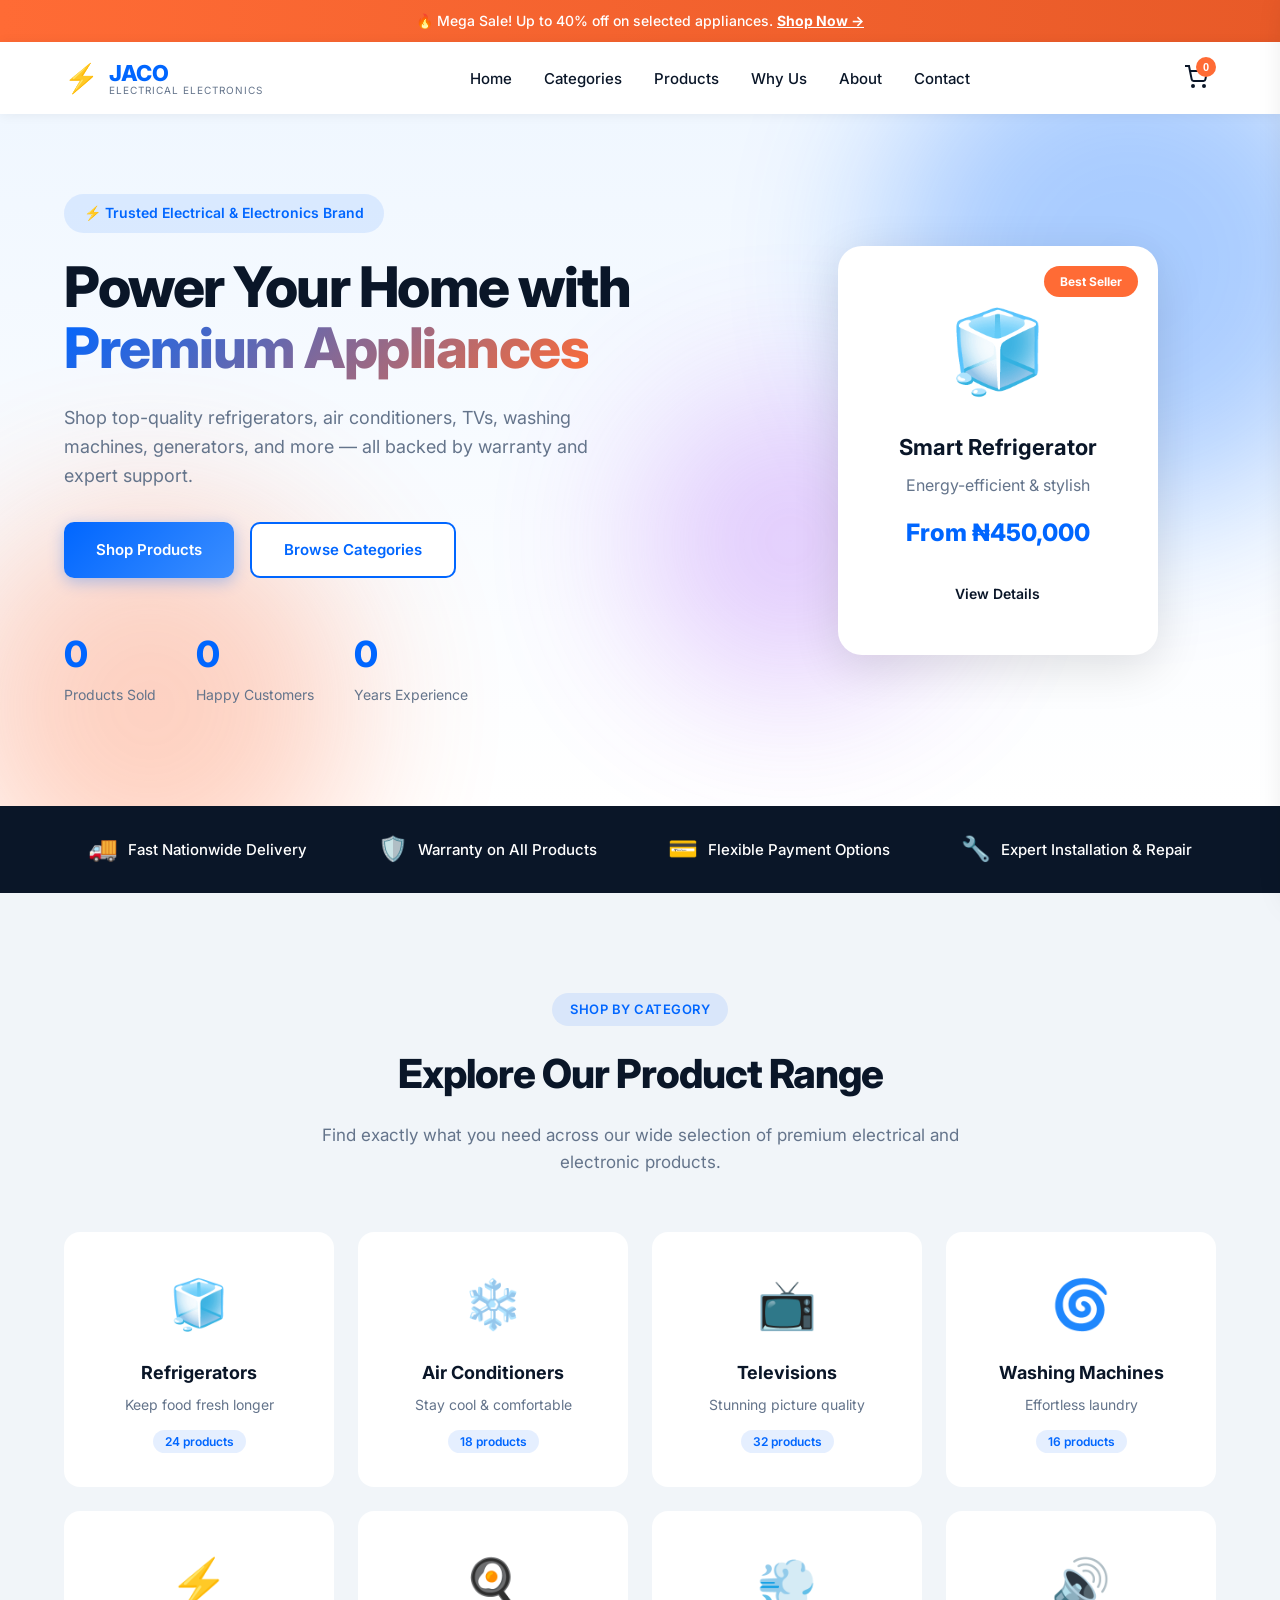
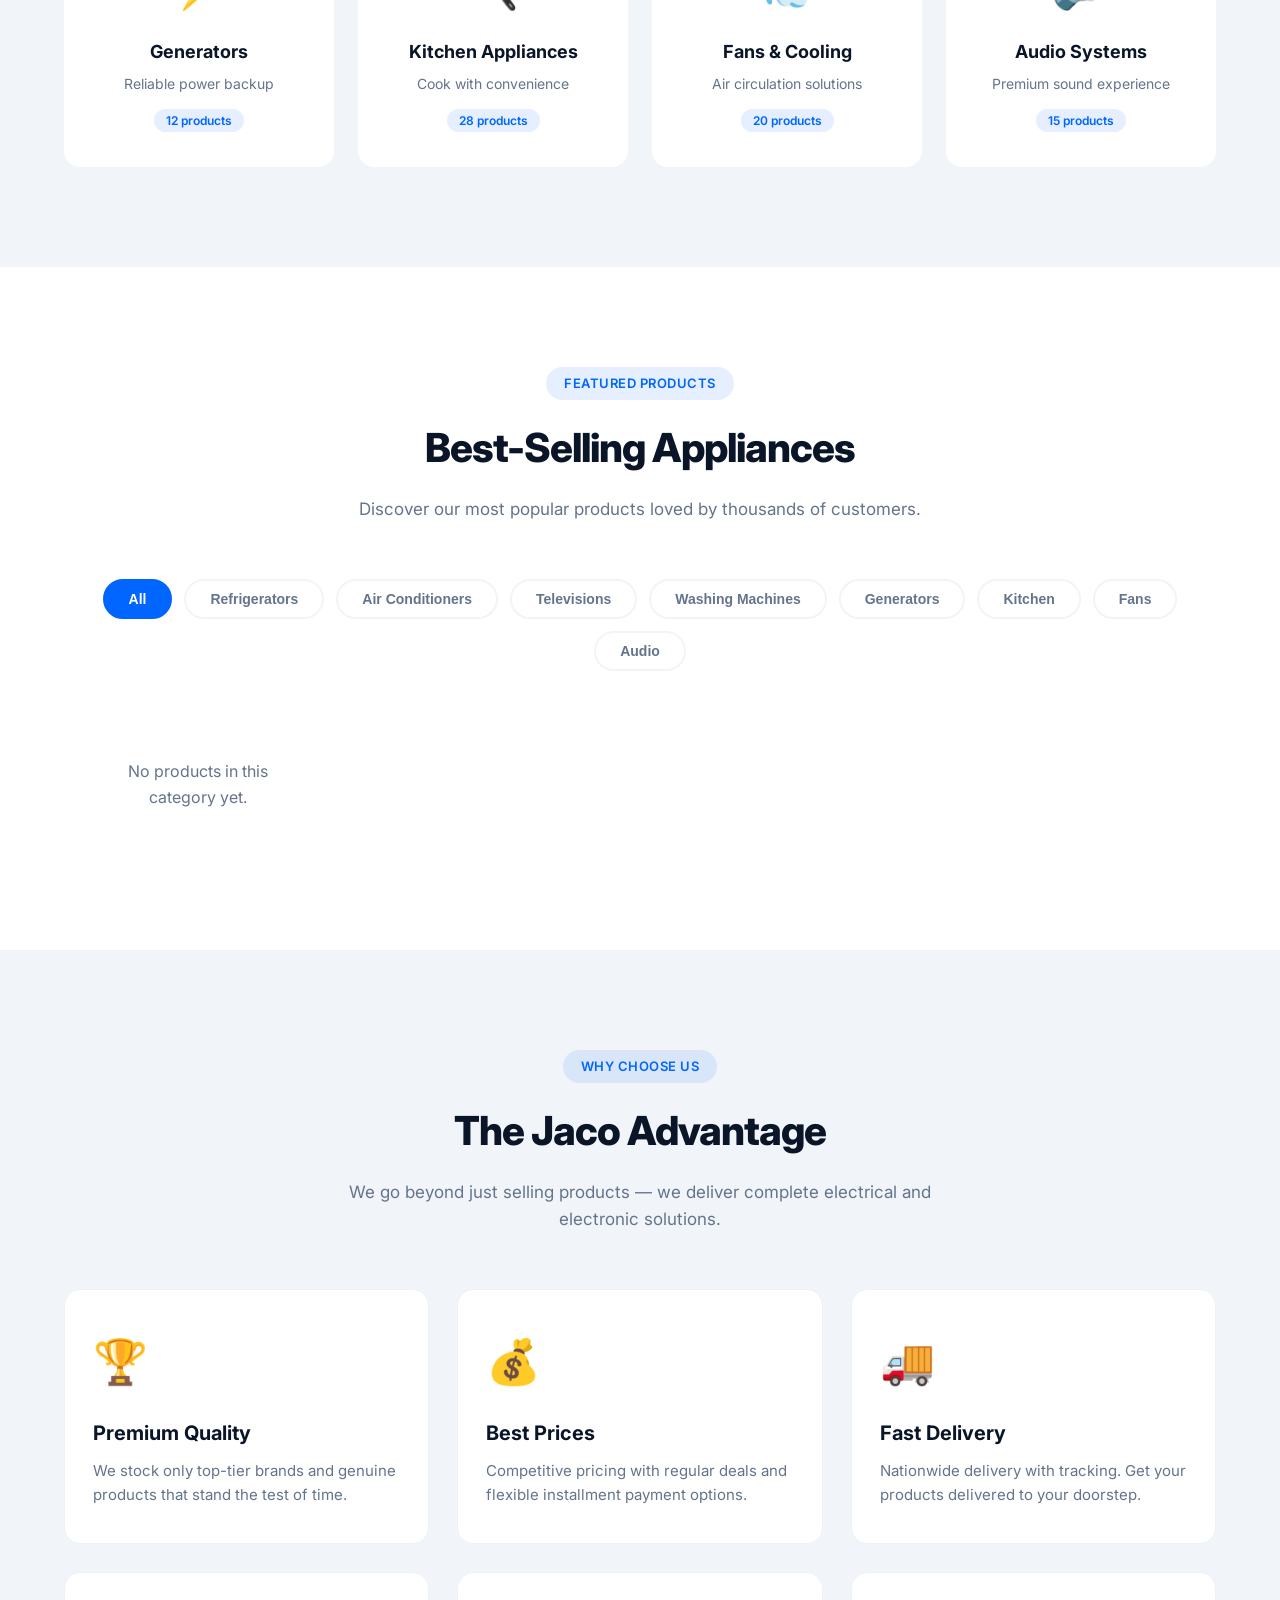
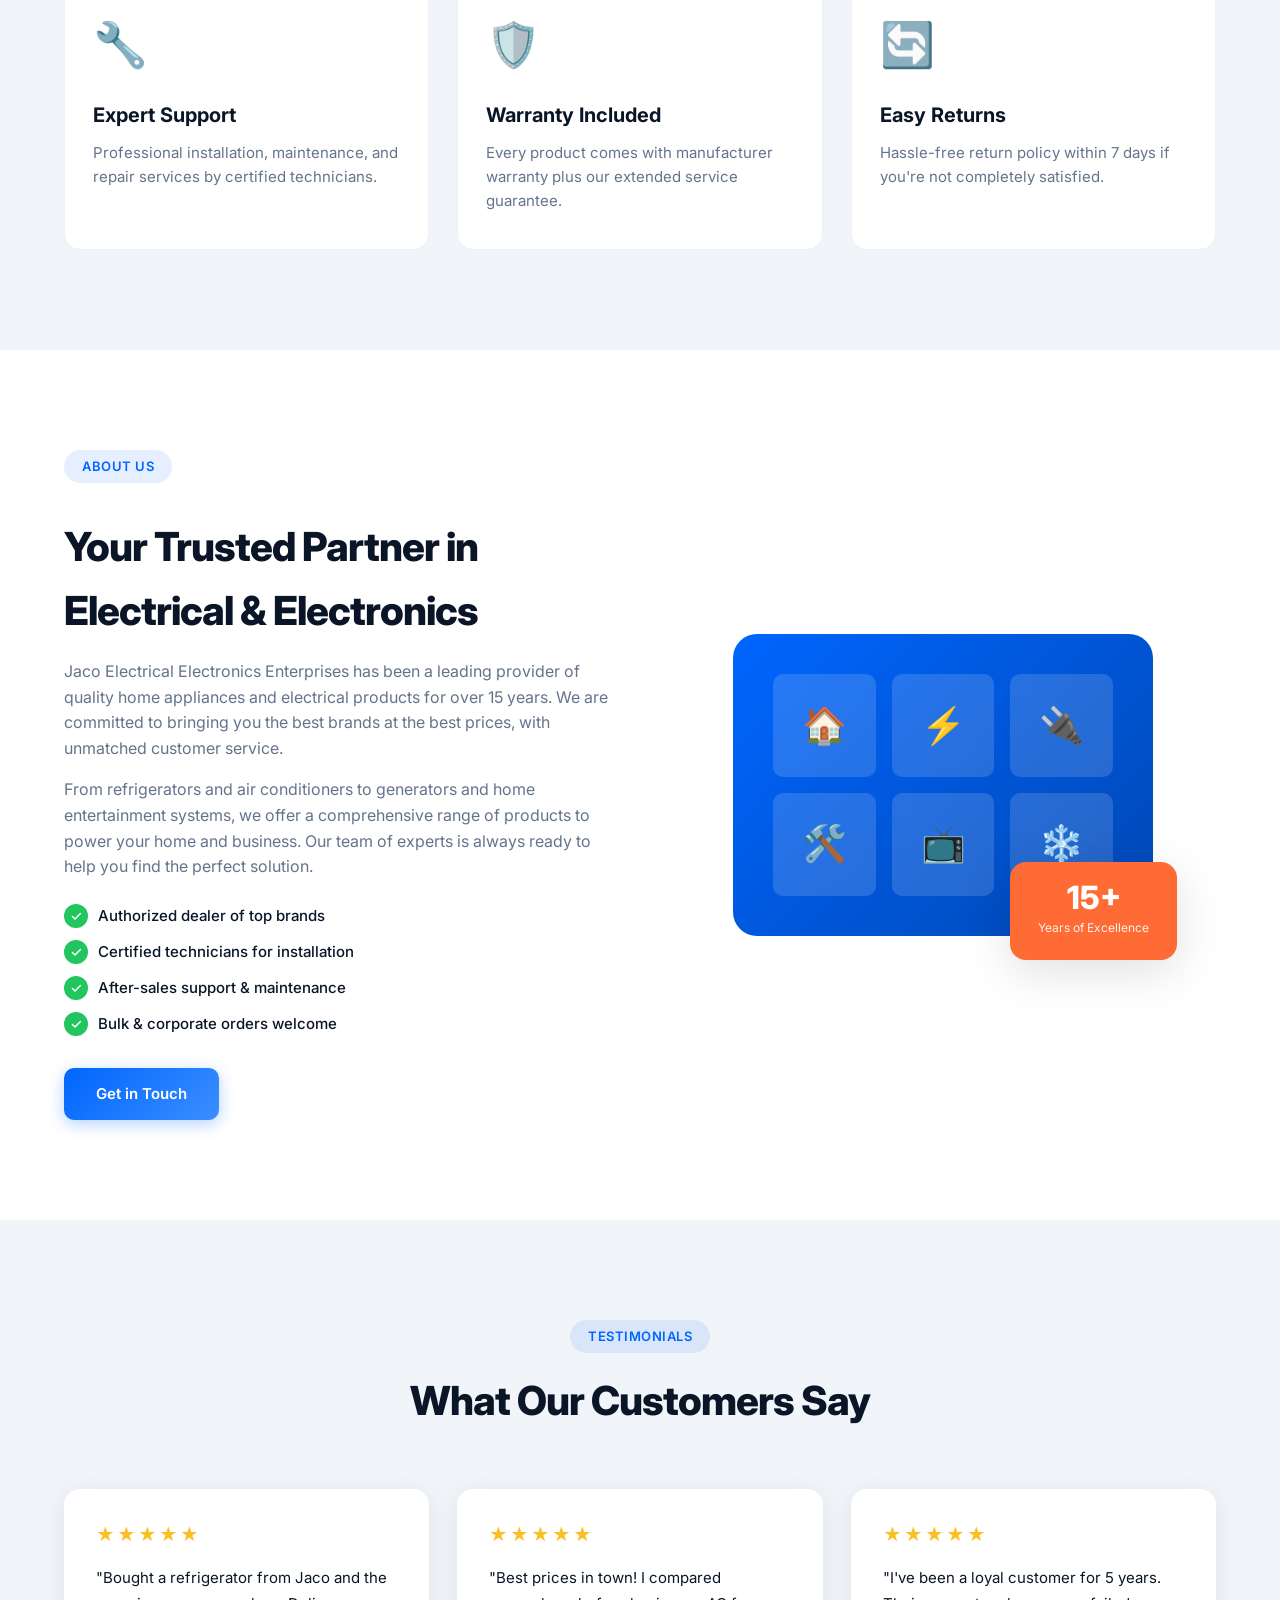
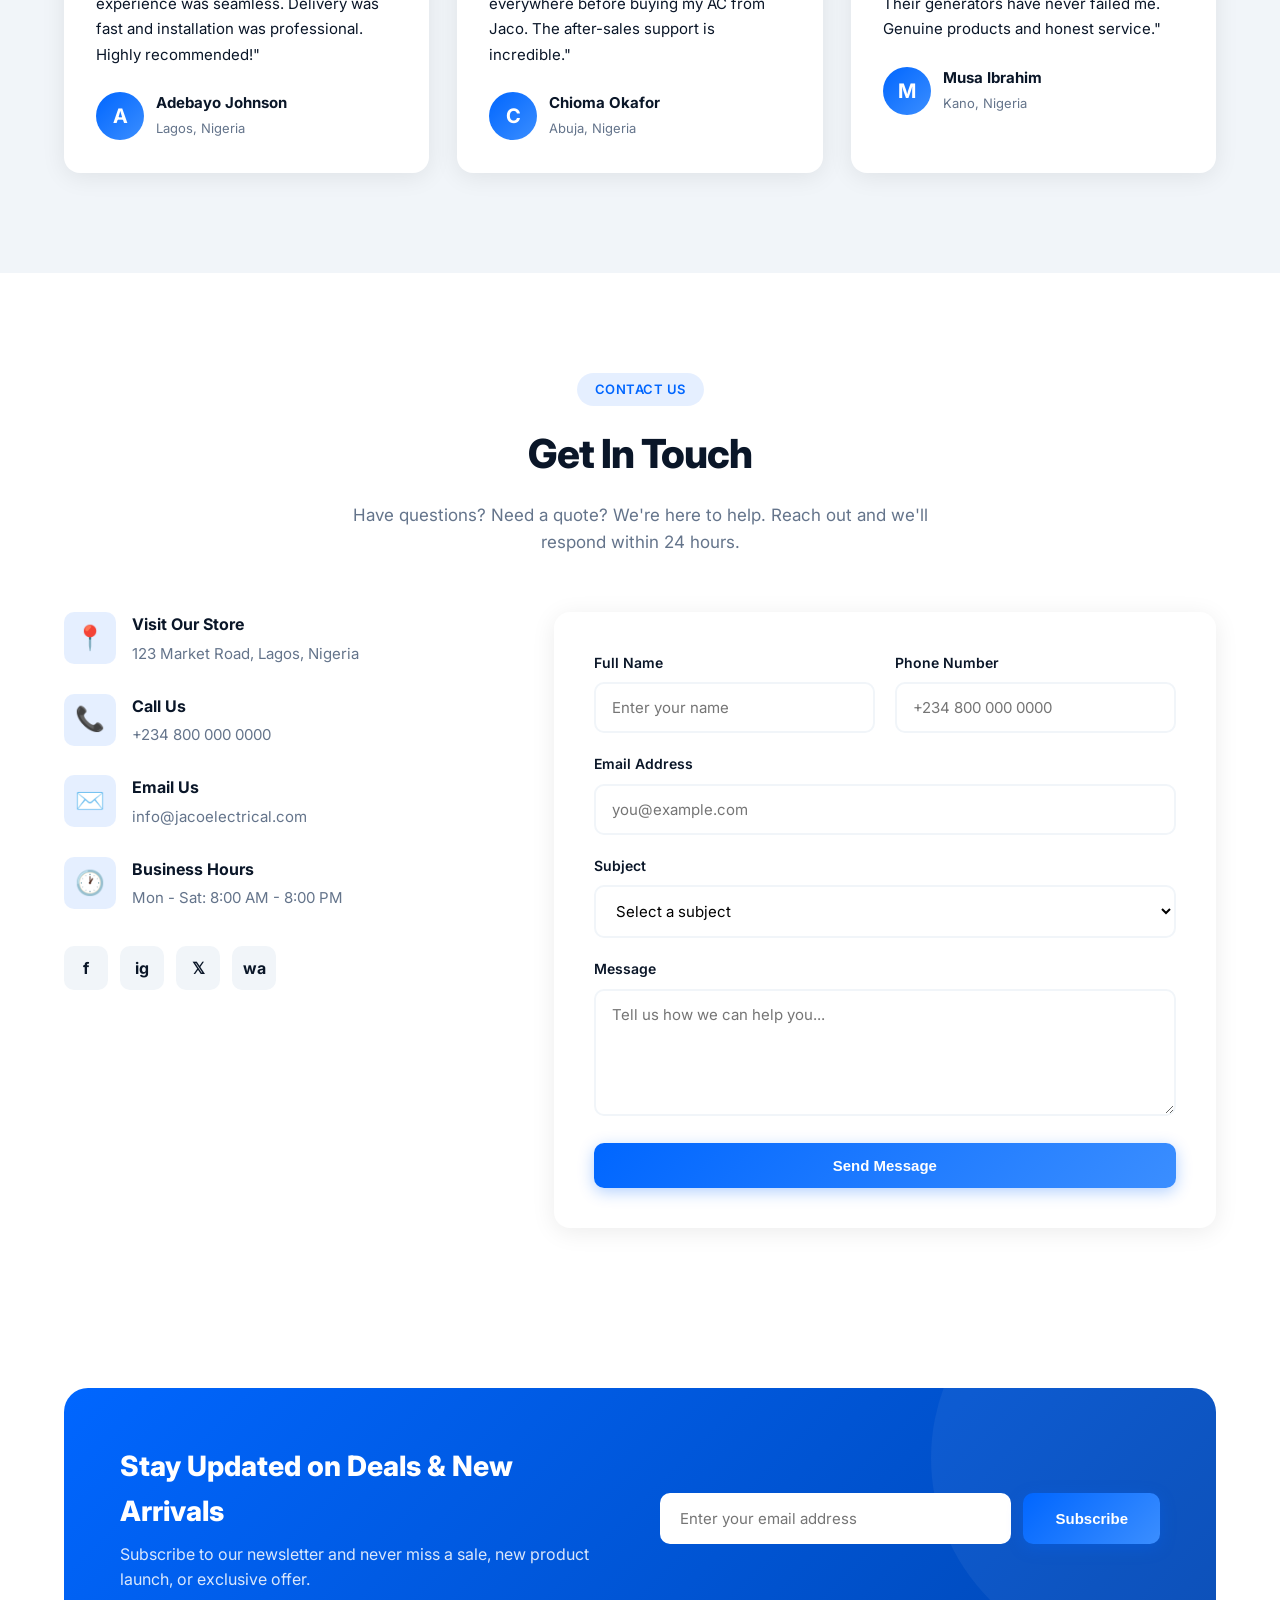
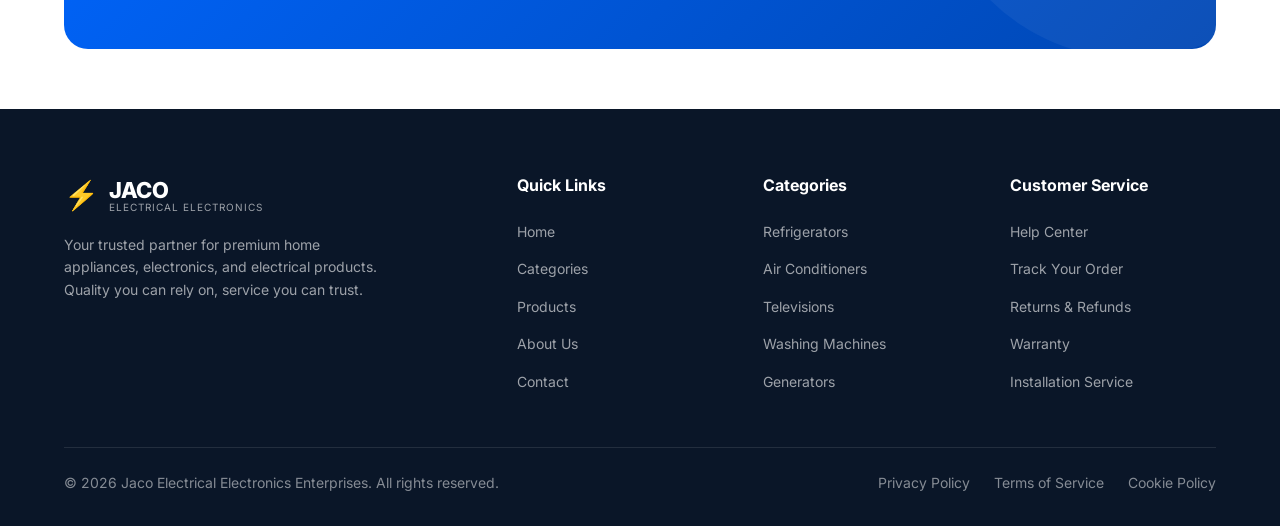
<file: index.html>
<!DOCTYPE html>
<html lang="en">
<head>
    <meta charset="UTF-8">
    <meta name="viewport" content="width=device-width, initial-scale=1.0">
    <title>Jaco Electrical Electronics Enterprises | Quality Home Appliances & Electronics</title>
    <meta name="description" content="Jaco Electrical Electronics Enterprises - Premium home appliances, electronics, and electrical products.">
    <link rel="preconnect" href="https://fonts.googleapis.com">
    <link rel="preconnect" href="https://fonts.gstatic.com" crossorigin>
    <link href="https://fonts.googleapis.com/css2?family=Inter:wght@300;400;500;600;700;800;900&display=swap" rel="stylesheet">
    <link rel="stylesheet" href="styles.css">
</head>
<body>

<div class="announcement-bar">
    <div class="container">
        <p id="announcementText">🔥 Mega Sale! Up to 40% off on selected appliances. <a href="#products">Shop Now →</a></p>
    </div>
</div>

<nav class="navbar" id="navbar">
    <div class="container nav-container">
        <a href="#home" class="logo">
            <span class="logo-icon">⚡</span>
            <div class="logo-text">
                <span class="logo-name" id="businessName">JACO</span>
                <span class="logo-sub" id="tagline">Electrical Electronics</span>
            </div>
        </a>
        <ul class="nav-menu" id="navMenu">
            <li><a href="#home">Home</a></li>
            <li><a href="#categories">Categories</a></li>
            <li><a href="#products">Products</a></li>
            <li><a href="#why-us">Why Us</a></li>
            <li><a href="#about">About</a></li>
            <li><a href="#contact">Contact</a></li>
        </ul>
        <div class="nav-actions">
            <button class="cart-btn" id="cartBtn" aria-label="Cart">
                <svg width="24" height="24" viewBox="0 0 24 24" fill="none" stroke="currentColor" stroke-width="2">
                    <circle cx="9" cy="21" r="1"/><circle cx="20" cy="21" r="1"/>
                    <path d="M1 1h4l2.68 13.39a2 2 0 0 0 2 1.61h9.72a2 2 0 0 0 2-1.61L23 6H6"/>
                </svg>
                <span class="cart-count" id="cartCount">0</span>
            </button>
            <button class="hamburger" id="hamburger" aria-label="Menu">
                <span></span><span></span><span></span>
            </button>
        </div>
    </div>
</nav>

<section class="hero" id="home">
    <div class="hero-bg">
        <div class="hero-orb orb-1"></div>
        <div class="hero-orb orb-2"></div>
        <div class="hero-orb orb-3"></div>
    </div>
    <div class="container hero-container">
        <div class="hero-content">
            <span class="hero-badge">⚡ Trusted Electrical & Electronics Brand</span>
            <h1 class="hero-title" id="heroTitle">Power Your Home with <span class="gradient-text">Premium Appliances</span></h1>
            <p class="hero-subtitle" id="heroSubtitle">Shop top-quality refrigerators, air conditioners, TVs, washing machines, generators, and more — all backed by warranty and expert support.</p>
            <div class="hero-buttons">
                <a href="#products" class="btn btn-primary">Shop Products</a>
                <a href="#categories" class="btn btn-secondary">Browse Categories</a>
            </div>
            <div class="hero-stats">
                <div class="stat">
                    <span class="stat-number" id="statProducts" data-target="5000">0</span>
                    <span class="stat-label">Products Sold</span>
                </div>
                <div class="stat">
                    <span class="stat-number" id="statCustomers" data-target="1200">0</span>
                    <span class="stat-label">Happy Customers</span>
                </div>
                <div class="stat">
                    <span class="stat-number" id="statYears" data-target="15">0</span>
                    <span class="stat-label">Years Experience</span>
                </div>
            </div>
        </div>
        <div class="hero-visual">
            <div class="hero-card">
                <div class="hero-card-badge">Best Seller</div>
                <div class="hero-card-icon">🧊</div>
                <h3>Smart Refrigerator</h3>
                <p>Energy-efficient & stylish</p>
                <div class="hero-card-price">From ₦450,000</div>
                <a href="#products" class="btn btn-small">View Details</a>
            </div>
        </div>
    </div>
</section>

<section class="trust-strip">
    <div class="container">
        <div class="trust-items">
            <div class="trust-item"><span class="trust-icon">🚚</span><span>Fast Nationwide Delivery</span></div>
            <div class="trust-item"><span class="trust-icon">🛡️</span><span>Warranty on All Products</span></div>
            <div class="trust-item"><span class="trust-icon">💳</span><span>Flexible Payment Options</span></div>
            <div class="trust-item"><span class="trust-icon">🔧</span><span>Expert Installation & Repair</span></div>
        </div>
    </div>
</section>

<section class="categories" id="categories">
    <div class="container">
        <div class="section-header">
            <span class="section-tag">Shop by Category</span>
            <h2 class="section-title">Explore Our Product Range</h2>
            <p class="section-desc">Find exactly what you need across our wide selection of premium electrical and electronic products.</p>
        </div>
        <div class="category-grid">
            <a href="#products" class="category-card" data-filter="refrigerator">
                <div class="category-icon">🧊</div><h3>Refrigerators</h3><p>Keep food fresh longer</p><span class="category-count">24 products</span>
            </a>
            <a href="#products" class="category-card" data-filter="ac">
                <div class="category-icon">❄️</div><h3>Air Conditioners</h3><p>Stay cool & comfortable</p><span class="category-count">18 products</span>
            </a>
            <a href="#products" class="category-card" data-filter="tv">
                <div class="category-icon">📺</div><h3>Televisions</h3><p>Stunning picture quality</p><span class="category-count">32 products</span>
            </a>
            <a href="#products" class="category-card" data-filter="washing">
                <div class="category-icon">🌀</div><h3>Washing Machines</h3><p>Effortless laundry</p><span class="category-count">16 products</span>
            </a>
            <a href="#products" class="category-card" data-filter="generator">
                <div class="category-icon">⚡</div><h3>Generators</h3><p>Reliable power backup</p><span class="category-count">12 products</span>
            </a>
            <a href="#products" class="category-card" data-filter="microwave">
                <div class="category-icon">🍳</div><h3>Kitchen Appliances</h3><p>Cook with convenience</p><span class="category-count">28 products</span>
            </a>
            <a href="#products" class="category-card" data-filter="fan">
                <div class="category-icon">💨</div><h3>Fans & Cooling</h3><p>Air circulation solutions</p><span class="category-count">20 products</span>
            </a>
            <a href="#products" class="category-card" data-filter="audio">
                <div class="category-icon">🔊</div><h3>Audio Systems</h3><p>Premium sound experience</p><span class="category-count">15 products</span>
            </a>
        </div>
    </div>
</section>

<section class="products" id="products">
    <div class="container">
        <div class="section-header">
            <span class="section-tag">Featured Products</span>
            <h2 class="section-title">Best-Selling Appliances</h2>
            <p class="section-desc">Discover our most popular products loved by thousands of customers.</p>
        </div>
        <div class="filter-bar" id="filterBar">
            <button class="filter-btn active" data-filter="all">All</button>
            <button class="filter-btn" data-filter="refrigerator">Refrigerators</button>
            <button class="filter-btn" data-filter="ac">Air Conditioners</button>
            <button class="filter-btn" data-filter="tv">Televisions</button>
            <button class="filter-btn" data-filter="washing">Washing Machines</button>
            <button class="filter-btn" data-filter="generator">Generators</button>
            <button class="filter-btn" data-filter="microwave">Kitchen</button>
            <button class="filter-btn" data-filter="fan">Fans</button>
            <button class="filter-btn" data-filter="audio">Audio</button>
        </div>
        <div class="product-grid" id="productGrid"></div>
    </div>
</section>

<section class="why-us" id="why-us">
    <div class="container">
        <div class="section-header">
            <span class="section-tag">Why Choose Us</span>
            <h2 class="section-title">The Jaco Advantage</h2>
            <p class="section-desc">We go beyond just selling products — we deliver complete electrical and electronic solutions.</p>
        </div>
        <div class="features-grid">
            <div class="feature-card"><div class="feature-icon">🏆</div><h3>Premium Quality</h3><p>We stock only top-tier brands and genuine products that stand the test of time.</p></div>
            <div class="feature-card"><div class="feature-icon">💰</div><h3>Best Prices</h3><p>Competitive pricing with regular deals and flexible installment payment options.</p></div>
            <div class="feature-card"><div class="feature-icon">🚚</div><h3>Fast Delivery</h3><p>Nationwide delivery with tracking. Get your products delivered to your doorstep.</p></div>
            <div class="feature-card"><div class="feature-icon">🔧</div><h3>Expert Support</h3><p>Professional installation, maintenance, and repair services by certified technicians.</p></div>
            <div class="feature-card"><div class="feature-icon">🛡️</div><h3>Warranty Included</h3><p>Every product comes with manufacturer warranty plus our extended service guarantee.</p></div>
            <div class="feature-card"><div class="feature-icon">🔄</div><h3>Easy Returns</h3><p>Hassle-free return policy within 7 days if you're not completely satisfied.</p></div>
        </div>
    </div>
</section>

<section class="about" id="about">
    <div class="container">
        <div class="about-container">
            <div class="about-content">
                <span class="section-tag">About Us</span>
                <h2 class="section-title">Your Trusted Partner in Electrical & Electronics</h2>
                <p class="about-text">Jaco Electrical Electronics Enterprises has been a leading provider of quality home appliances and electrical products for over 15 years. We are committed to bringing you the best brands at the best prices, with unmatched customer service.</p>
                <p class="about-text">From refrigerators and air conditioners to generators and home entertainment systems, we offer a comprehensive range of products to power your home and business. Our team of experts is always ready to help you find the perfect solution.</p>
                <div class="about-features">
                    <div class="about-feature"><span class="check">✓</span> Authorized dealer of top brands</div>
                    <div class="about-feature"><span class="check">✓</span> Certified technicians for installation</div>
                    <div class="about-feature"><span class="check">✓</span> After-sales support & maintenance</div>
                    <div class="about-feature"><span class="check">✓</span> Bulk & corporate orders welcome</div>
                </div>
                <a href="#contact" class="btn btn-primary">Get in Touch</a>
            </div>
            <div class="about-visual">
                <div class="about-image-card">
                    <div class="about-icon-grid">
                        <div class="about-icon-item">🏠</div>
                        <div class="about-icon-item">⚡</div>
                        <div class="about-icon-item">🔌</div>
                        <div class="about-icon-item">🛠️</div>
                        <div class="about-icon-item">📺</div>
                        <div class="about-icon-item">❄️</div>
                    </div>
                    <div class="about-experience-badge">
                        <span class="exp-number">15+</span>
                        <span class="exp-label">Years of Excellence</span>
                    </div>
                </div>
            </div>
        </div>
    </div>
</section>

<section class="testimonials">
    <div class="container">
        <div class="section-header">
            <span class="section-tag">Testimonials</span>
            <h2 class="section-title">What Our Customers Say</h2>
        </div>
        <div class="testimonial-grid">
            <div class="testimonial-card">
                <div class="stars">★★★★★</div>
                <p>"Bought a refrigerator from Jaco and the experience was seamless. Delivery was fast and installation was professional. Highly recommended!"</p>
                <div class="testimonial-author">
                    <div class="author-avatar">A</div>
                    <div><strong>Adebayo Johnson</strong><span>Lagos, Nigeria</span></div>
                </div>
            </div>
            <div class="testimonial-card">
                <div class="stars">★★★★★</div>
                <p>"Best prices in town! I compared everywhere before buying my AC from Jaco. The after-sales support is incredible."</p>
                <div class="testimonial-author">
                    <div class="author-avatar">C</div>
                    <div><strong>Chioma Okafor</strong><span>Abuja, Nigeria</span></div>
                </div>
            </div>
            <div class="testimonial-card">
                <div class="stars">★★★★★</div>
                <p>"I've been a loyal customer for 5 years. Their generators have never failed me. Genuine products and honest service."</p>
                <div class="testimonial-author">
                    <div class="author-avatar">M</div>
                    <div><strong>Musa Ibrahim</strong><span>Kano, Nigeria</span></div>
                </div>
            </div>
        </div>
    </div>
</section>

<section class="contact" id="contact">
    <div class="container">
        <div class="section-header">
            <span class="section-tag">Contact Us</span>
            <h2 class="section-title">Get In Touch</h2>
            <p class="section-desc">Have questions? Need a quote? We're here to help. Reach out and we'll respond within 24 hours.</p>
        </div>
        <div class="contact-container">
            <div class="contact-info">
                <div class="contact-item">
                    <div class="contact-icon">📍</div>
                    <div>
                        <h4>Visit Our Store</h4>
                        <p id="addressText">123 Market Road, Lagos, Nigeria</p>
                    </div>
                </div>
                <div class="contact-item">
                    <div class="contact-icon">📞</div>
                    <div>
                        <h4>Call Us</h4>
                        <p id="phoneText">+234 800 000 0000</p>
                    </div>
                </div>
                <div class="contact-item">
                    <div class="contact-icon">✉️</div>
                    <div>
                        <h4>Email Us</h4>
                        <p id="emailText">info@jacoelectrical.com</p>
                    </div>
                </div>
                <div class="contact-item">
                    <div class="contact-icon">🕐</div>
                    <div>
                        <h4>Business Hours</h4>
                        <p id="hoursText">Mon - Sat: 8:00 AM - 8:00 PM</p>
                    </div>
                </div>
                <div class="contact-socials">
                    <a href="#" class="social-link" id="facebookLink" aria-label="Facebook">f</a>
                    <a href="#" class="social-link" id="instagramLink" aria-label="Instagram">ig</a>
                    <a href="#" class="social-link" id="twitterLink" aria-label="Twitter">𝕏</a>
                    <a href="#" class="social-link" id="whatsappLink" aria-label="WhatsApp">wa</a>
                </div>
            </div>
            <form class="contact-form" id="contactForm">
                <div class="form-row">
                    <div class="form-group">
                        <label>Full Name</label>
                        <input type="text" name="name" placeholder="Enter your name" required>
                    </div>
                    <div class="form-group">
                        <label>Phone Number</label>
                        <input type="tel" name="phone" placeholder="+234 800 000 0000" required>
                    </div>
                </div>
                <div class="form-group">
                    <label>Email Address</label>
                    <input type="email" name="email" placeholder="you@example.com" required>
                </div>
                <div class="form-group">
                    <label>Subject</label>
                    <select name="subject" required>
                        <option value="">Select a subject</option>
                        <option>Product Inquiry</option>
                        <option>Price Quote Request</option>
                        <option>Installation Service</option>
                        <option>Repair & Maintenance</option>
                        <option>Bulk / Corporate Order</option>
                        <option>Other</option>
                    </select>
                </div>
                <div class="form-group">
                    <label>Message</label>
                    <textarea name="message" rows="5" placeholder="Tell us how we can help you..." required></textarea>
                </div>
                <button type="submit" class="btn btn-primary btn-full">Send Message</button>
                <div class="form-success" id="formSuccess">✓ Thank you! Your message has been sent. We'll get back to you within 24 hours.</div>
            </form>
        </div>
    </div>
</section>

<section class="newsletter">
    <div class="container">
        <div class="newsletter-box">
            <div class="newsletter-content">
                <h2>Stay Updated on Deals & New Arrivals</h2>
                <p>Subscribe to our newsletter and never miss a sale, new product launch, or exclusive offer.</p>
            </div>
            <form class="newsletter-form" id="newsletterForm">
                <input type="email" placeholder="Enter your email address" required>
                <button type="submit" class="btn btn-primary">Subscribe</button>
            </form>
        </div>
    </div>
</section>

<footer class="footer">
    <div class="container">
        <div class="footer-grid">
            <div class="footer-col">
                <a href="#home" class="logo">
                    <span class="logo-icon">⚡</span>
                    <div class="logo-text">
                        <span class="logo-name" id="footerBusinessName">JACO</span>
                        <span class="logo-sub" id="footerTagline">Electrical Electronics</span>
                    </div>
                </a>
                <p class="footer-desc">Your trusted partner for premium home appliances, electronics, and electrical products. Quality you can rely on, service you can trust.</p>
            </div>
            <div class="footer-col">
                <h4>Quick Links</h4>
                <ul>
                    <li><a href="#home">Home</a></li>
                    <li><a href="#categories">Categories</a></li>
                    <li><a href="#products">Products</a></li>
                    <li><a href="#about">About Us</a></li>
                    <li><a href="#contact">Contact</a></li>
                </ul>
            </div>
            <div class="footer-col">
                <h4>Categories</h4>
                <ul>
                    <li><a href="#products">Refrigerators</a></li>
                    <li><a href="#products">Air Conditioners</a></li>
                    <li><a href="#products">Televisions</a></li>
                    <li><a href="#products">Washing Machines</a></li>
                    <li><a href="#products">Generators</a></li>
                </ul>
            </div>
            <div class="footer-col">
                <h4>Customer Service</h4>
                <ul>
                    <li><a href="#contact">Help Center</a></li>
                    <li><a href="#contact">Track Your Order</a></li>
                    <li><a href="#contact">Returns & Refunds</a></li>
                    <li><a href="#contact">Warranty</a></li>
                    <li><a href="#contact">Installation Service</a></li>
                </ul>
            </div>
        </div>
        <div class="footer-bottom">
            <p>&copy; 2026 Jaco Electrical Electronics Enterprises. All rights reserved.</p>
            <div class="footer-links">
                <a href="#">Privacy Policy</a>
                <a href="#">Terms of Service</a>
                <a href="#">Cookie Policy</a>
            </div>
        </div>
    </div>
</footer>

<div class="cart-overlay" id="cartOverlay"></div>
<div class="cart-drawer" id="cartDrawer">
    <div class="cart-header">
        <h3>Your Cart (<span id="cartItemCount">0</span>)</h3>
        <button class="cart-close" id="cartClose">✕</button>
    </div>
    <div class="cart-body" id="cartBody">
        <div class="cart-empty" id="cartEmpty">
            <div class="cart-empty-icon">🛒</div>
            <p>Your cart is empty</p>
            <a href="#products" class="btn btn-small" id="cartShopBtn">Start Shopping</a>
        </div>
    </div>
    <div class="cart-footer" id="cartFooter" style="display:none;">
        <div class="cart-total">
            <span>Total:</span>
            <span id="cartTotal">₦0</span>
        </div>
        <button class="btn btn-primary btn-full" id="checkoutBtn">Checkout via WhatsApp</button>
    </div>
</div>

<script src="script.js"></script>
</body>
</html>
</file>
<file: styles.css>
*, *::before, *::after { margin: 0; padding: 0; box-sizing: border-box; }

:root {
    --primary: #0066ff; --primary-dark: #0047b3; --primary-light: #3b8eff;
    --accent: #ff6b35; --accent-dark: #e85a28; --dark: #0a1628; --dark-2: #142340;
    --gray: #64748b; --gray-light: #f1f5f9; --white: #ffffff; --success: #22c55e;
    --radius: 16px; --radius-sm: 10px; --shadow: 0 4px 24px rgba(0,0,0,0.08);
    --shadow-lg: 0 12px 48px rgba(0,0,0,0.12); --transition: all 0.3s cubic-bezier(0.4,0,0.2,1);
}

html { scroll-behavior: smooth; }
body { font-family: 'Inter', -apple-system, BlinkMacSystemFont, sans-serif; color: var(--dark); line-height: 1.6; background: var(--white); overflow-x: hidden; }
.container { max-width: 1200px; margin: 0 auto; padding: 0 24px; }
a { text-decoration: none; color: inherit; }
ul { list-style: none; }

.btn { display: inline-flex; align-items: center; justify-content: center; gap: 8px; padding: 14px 32px; border-radius: var(--radius-sm); font-weight: 600; font-size: 15px; cursor: pointer; border: none; transition: var(--transition); white-space: nowrap; }
.btn-primary { background: linear-gradient(135deg, var(--primary), var(--primary-light)); color: var(--white); box-shadow: 0 4px 16px rgba(0,102,255,0.3); }
.btn-primary:hover { transform: translateY(-2px); box-shadow: 0 8px 24px rgba(0,102,255,0.4); }
.btn-secondary { background: var(--white); color: var(--primary); border: 2px solid var(--primary); }
.btn-secondary:hover { background: var(--primary); color: var(--white); transform: translateY(-2px); }
.btn-small { padding: 10px 24px; font-size: 14px; }
.btn-full { width: 100%; }

.announcement-bar { background: linear-gradient(90deg, var(--accent), var(--accent-dark)); color: var(--white); text-align: center; padding: 10px; font-size: 14px; font-weight: 500; }
.announcement-bar a { text-decoration: underline; font-weight: 700; }

.navbar { position: sticky; top: 0; z-index: 1000; background: rgba(255,255,255,0.95); backdrop-filter: blur(12px); box-shadow: 0 1px 12px rgba(0,0,0,0.06); transition: var(--transition); }
.navbar.scrolled { box-shadow: 0 4px 24px rgba(0,0,0,0.1); }
.nav-container { display: flex; align-items: center; justify-content: space-between; height: 72px; }
.logo { display: flex; align-items: center; gap: 10px; }
.logo-icon { font-size: 28px; }
.logo-text { display: flex; flex-direction: column; line-height: 1.1; }
.logo-name { font-size: 22px; font-weight: 800; color: var(--primary); letter-spacing: -0.5px; }
.logo-sub { font-size: 10px; color: var(--gray); text-transform: uppercase; letter-spacing: 1px; }
.nav-menu { display: flex; gap: 32px; }
.nav-menu a { font-weight: 500; font-size: 15px; color: var(--dark); transition: var(--transition); position: relative; }
.nav-menu a::after { content: ''; position: absolute; bottom: -4px; left: 0; width: 0; height: 2px; background: var(--primary); transition: var(--transition); }
.nav-menu a:hover { color: var(--primary); }
.nav-menu a:hover::after { width: 100%; }
.nav-actions { display: flex; align-items: center; gap: 16px; }
.cart-btn { position: relative; background: none; border: none; cursor: pointer; color: var(--dark); padding: 8px; transition: var(--transition); }
.cart-btn:hover { color: var(--primary); }
.cart-count { position: absolute; top: 0; right: 0; background: var(--accent); color: var(--white); font-size: 11px; font-weight: 700; width: 20px; height: 20px; border-radius: 50%; display: flex; align-items: center; justify-content: center; }
.hamburger { display: none; flex-direction: column; gap: 5px; background: none; border: none; cursor: pointer; padding: 8px; }
.hamburger span { width: 24px; height: 3px; background: var(--dark); border-radius: 2px; transition: var(--transition); }

.hero { position: relative; padding: 80px 0 100px; overflow: hidden; background: linear-gradient(180deg, #f0f7ff 0%, #ffffff 100%); }
.hero-bg { position: absolute; top: 0; left: 0; width: 100%; height: 100%; overflow: hidden; z-index: 0; }
.hero-orb { position: absolute; border-radius: 50%; filter: blur(80px); opacity: 0.3; }
.orb-1 { width: 500px; height: 500px; background: var(--primary); top: -100px; right: -100px; }
.orb-2 { width: 400px; height: 400px; background: var(--accent); bottom: -100px; left: -50px; }
.orb-3 { width: 300px; height: 300px; background: #a855f7; top: 40%; left: 50%; }
.hero-container { position: relative; z-index: 1; display: grid; grid-template-columns: 1.2fr 0.8fr; gap: 60px; align-items: center; }
.hero-badge { display: inline-block; background: rgba(0,102,255,0.1); color: var(--primary); padding: 8px 20px; border-radius: 50px; font-size: 14px; font-weight: 600; margin-bottom: 24px; }
.hero-title { font-size: 56px; font-weight: 800; line-height: 1.1; letter-spacing: -1.5px; margin-bottom: 24px; }
.gradient-text { background: linear-gradient(135deg, var(--primary), var(--accent)); -webkit-background-clip: text; -webkit-text-fill-color: transparent; background-clip: text; }
.hero-subtitle { font-size: 18px; color: var(--gray); margin-bottom: 32px; max-width: 540px; }
.hero-buttons { display: flex; gap: 16px; margin-bottom: 48px; }
.hero-stats { display: flex; gap: 40px; }
.stat { display: flex; flex-direction: column; }
.stat-number { font-size: 36px; font-weight: 800; color: var(--primary); }
.stat-label { font-size: 14px; color: var(--gray); }
.hero-visual { display: flex; justify-content: center; }
.hero-card { position: relative; background: var(--white); border-radius: 24px; padding: 40px; text-align: center; box-shadow: var(--shadow-lg); width: 320px; animation: float 4s ease-in-out infinite; }
@keyframes float { 0%, 100% { transform: translateY(0); } 50% { transform: translateY(-15px); } }
.hero-card-badge { position: absolute; top: 20px; right: 20px; background: var(--accent); color: var(--white); padding: 6px 16px; border-radius: 50px; font-size: 12px; font-weight: 700; }
.hero-card-icon { font-size: 80px; margin-bottom: 16px; }
.hero-card h3 { font-size: 22px; font-weight: 700; margin-bottom: 8px; }
.hero-card p { color: var(--gray); margin-bottom: 16px; }
.hero-card-price { font-size: 24px; font-weight: 800; color: var(--primary); margin-bottom: 20px; }

.trust-strip { background: var(--dark); padding: 24px 0; }
.trust-items { display: flex; justify-content: space-around; flex-wrap: wrap; gap: 24px; }
.trust-item { display: flex; align-items: center; gap: 10px; color: var(--white); font-weight: 500; font-size: 15px; }
.trust-icon { font-size: 24px; }

.section-header { text-align: center; max-width: 640px; margin: 0 auto 56px; }
.section-tag { display: inline-block; background: rgba(0,102,255,0.1); color: var(--primary); padding: 6px 18px; border-radius: 50px; font-size: 13px; font-weight: 600; margin-bottom: 16px; text-transform: uppercase; letter-spacing: 0.5px; }
.section-title { font-size: 40px; font-weight: 800; letter-spacing: -1px; margin-bottom: 16px; }
.section-desc { font-size: 17px; color: var(--gray); }

.categories { padding: 100px 0; background: var(--gray-light); }
.category-grid { display: grid; grid-template-columns: repeat(4, 1fr); gap: 24px; }
.category-card { background: var(--white); border-radius: var(--radius); padding: 32px 24px; text-align: center; transition: var(--transition); border: 2px solid transparent; cursor: pointer; }
.category-card:hover { transform: translateY(-8px); box-shadow: var(--shadow-lg); border-color: var(--primary); }
.category-icon { font-size: 48px; margin-bottom: 16px; }
.category-card h3 { font-size: 18px; font-weight: 700; margin-bottom: 6px; }
.category-card p { font-size: 14px; color: var(--gray); margin-bottom: 12px; }
.category-count { font-size: 12px; color: var(--primary); font-weight: 600; background: rgba(0,102,255,0.1); padding: 4px 12px; border-radius: 50px; }

.products { padding: 100px 0; }
.filter-bar { display: flex; justify-content: center; flex-wrap: wrap; gap: 12px; margin-bottom: 48px; }
.filter-btn { padding: 10px 24px; border-radius: 50px; border: 2px solid var(--gray-light); background: var(--white); font-weight: 600; font-size: 14px; cursor: pointer; transition: var(--transition); color: var(--gray); }
.filter-btn:hover { border-color: var(--primary); color: var(--primary); }
.filter-btn.active { background: var(--primary); border-color: var(--primary); color: var(--white); }
.product-grid { display: grid; grid-template-columns: repeat(4, 1fr); gap: 28px; }
.product-card { background: var(--white); border-radius: var(--radius); overflow: hidden; box-shadow: var(--shadow); transition: var(--transition); border: 1px solid #edf2f7; }
.product-card:hover { transform: translateY(-6px); box-shadow: var(--shadow-lg); }
.product-image { height: 200px; display: flex; align-items: center; justify-content: center; font-size: 64px; background: linear-gradient(135deg, #f0f7ff, #e6efff); position: relative; }
.product-badge { position: absolute; top: 12px; left: 12px; background: var(--accent); color: var(--white); padding: 4px 12px; border-radius: 50px; font-size: 11px; font-weight: 700; }
.product-badge.new { background: var(--success); }
.product-info { padding: 20px; }
.product-category { font-size: 12px; color: var(--primary); font-weight: 600; text-transform: uppercase; letter-spacing: 0.5px; margin-bottom: 6px; }
.product-name { font-size: 16px; font-weight: 700; margin-bottom: 8px; line-height: 1.3; }
.product-rating { display: flex; align-items: center; gap: 4px; margin-bottom: 12px; font-size: 13px; color: var(--gray); }
.product-stars { color: #fbbf24; letter-spacing: 1px; }
.product-price-row { display: flex; align-items: center; gap: 8px; margin-bottom: 16px; }
.product-price { font-size: 20px; font-weight: 800; color: var(--dark); }
.product-old-price { font-size: 14px; color: var(--gray); text-decoration: line-through; }
.add-cart-btn { width: 100%; padding: 12px; background: var(--gray-light); border: 2px solid var(--gray-light); border-radius: var(--radius-sm); font-weight: 600; font-size: 14px; cursor: pointer; transition: var(--transition); color: var(--dark); }
.add-cart-btn:hover { background: var(--primary); border-color: var(--primary); color: var(--white); }

.why-us { padding: 100px 0; background: var(--gray-light); }
.features-grid { display: grid; grid-template-columns: repeat(3, 1fr); gap: 28px; }
.feature-card { background: var(--white); border-radius: var(--radius); padding: 36px 28px; transition: var(--transition); border: 1px solid #edf2f7; }
.feature-card:hover { transform: translateY(-6px); box-shadow: var(--shadow-lg); }
.feature-icon { font-size: 44px; margin-bottom: 20px; }
.feature-card h3 { font-size: 20px; font-weight: 700; margin-bottom: 10px; }
.feature-card p { color: var(--gray); font-size: 15px; }

.about { padding: 100px 0; }
.about-container { display: grid; grid-template-columns: 1fr 1fr; gap: 60px; align-items: center; }
.about-content .section-tag, .about-content .section-title, .about-content .section-desc { text-align: left; margin-left: 0; }
.about-content .section-title { margin-top: 16px; }
.about-text { color: var(--gray); font-size: 16px; margin-bottom: 16px; }
.about-features { margin: 24px 0 32px; }
.about-feature { display: flex; align-items: center; gap: 10px; margin-bottom: 12px; font-weight: 500; font-size: 15px; }
.about-feature .check { background: var(--success); color: var(--white); width: 24px; height: 24px; border-radius: 50%; display: flex; align-items: center; justify-content: center; font-size: 14px; flex-shrink: 0; }
.about-visual { display: flex; justify-content: center; }
.about-image-card { position: relative; background: linear-gradient(135deg, var(--primary), var(--primary-dark)); border-radius: 24px; padding: 40px; width: 100%; max-width: 420px; }
.about-icon-grid { display: grid; grid-template-columns: repeat(3, 1fr); gap: 16px; }
.about-icon-item { background: rgba(255,255,255,0.15); border-radius: var(--radius-sm); aspect-ratio: 1; display: flex; align-items: center; justify-content: center; font-size: 36px; backdrop-filter: blur(4px); }
.about-experience-badge { position: absolute; bottom: -24px; right: -24px; background: var(--accent); color: var(--white); border-radius: var(--radius); padding: 20px 28px; text-align: center; box-shadow: var(--shadow-lg); }
.exp-number { display: block; font-size: 32px; font-weight: 800; line-height: 1; }
.exp-label { font-size: 12px; opacity: 0.9; }

.testimonials { padding: 100px 0; background: var(--gray-light); }
.testimonial-grid { display: grid; grid-template-columns: repeat(3, 1fr); gap: 28px; }
.testimonial-card { background: var(--white); border-radius: var(--radius); padding: 32px; box-shadow: var(--shadow); transition: var(--transition); }
.testimonial-card:hover { transform: translateY(-4px); box-shadow: var(--shadow-lg); }
.stars { color: #fbbf24; font-size: 18px; letter-spacing: 2px; margin-bottom: 16px; }
.testimonial-card p { color: var(--dark); font-size: 15px; margin-bottom: 24px; line-height: 1.7; }
.testimonial-author { display: flex; align-items: center; gap: 12px; }
.author-avatar { width: 48px; height: 48px; border-radius: 50%; background: linear-gradient(135deg, var(--primary), var(--primary-light)); color: var(--white); display: flex; align-items: center; justify-content: center; font-weight: 700; font-size: 20px; }
.testimonial-author strong { display: block; font-size: 15px; }
.testimonial-author span { font-size: 13px; color: var(--gray); }

.contact { padding: 100px 0; }
.contact-container { display: grid; grid-template-columns: 1fr 1.5fr; gap: 48px; }
.contact-info { display: flex; flex-direction: column; gap: 28px; }
.contact-item { display: flex; gap: 16px; align-items: flex-start; }
.contact-icon { width: 52px; height: 52px; border-radius: var(--radius-sm); background: rgba(0,102,255,0.1); display: flex; align-items: center; justify-content: center; font-size: 24px; flex-shrink: 0; }
.contact-item h4 { font-size: 16px; font-weight: 700; margin-bottom: 4px; }
.contact-item p { color: var(--gray); font-size: 15px; }
.contact-socials { display: flex; gap: 12px; margin-top: 8px; }
.social-link { width: 44px; height: 44px; border-radius: var(--radius-sm); background: var(--gray-light); display: flex; align-items: center; justify-content: center; font-weight: 700; font-size: 16px; color: var(--dark); transition: var(--transition); }
.social-link:hover { background: var(--primary); color: var(--white); transform: translateY(-3px); }
.contact-form { background: var(--white); border-radius: var(--radius); padding: 40px; box-shadow: var(--shadow); }
.form-row { display: grid; grid-template-columns: 1fr 1fr; gap: 20px; }
.form-group { margin-bottom: 20px; }
.form-group label { display: block; font-weight: 600; font-size: 14px; margin-bottom: 8px; }
.form-group input, .form-group select, .form-group textarea { width: 100%; padding: 14px 16px; border: 2px solid var(--gray-light); border-radius: var(--radius-sm); font-size: 15px; font-family: inherit; transition: var(--transition); background: var(--white); }
.form-group input:focus, .form-group select:focus, .form-group textarea:focus { outline: none; border-color: var(--primary); box-shadow: 0 0 0 4px rgba(0,102,255,0.1); }
.form-group textarea { resize: vertical; }
.form-success { display: none; margin-top: 16px; padding: 16px; background: rgba(34,197,94,0.1); color: #16a34a; border-radius: var(--radius-sm); font-weight: 600; font-size: 14px; text-align: center; }
.form-success.show { display: block; animation: slideDown 0.4s ease; }
@keyframes slideDown { from { opacity: 0; transform: translateY(-10px); } to { opacity: 1; transform: translateY(0); } }

.newsletter { padding: 60px 0; }
.newsletter-box { background: linear-gradient(135deg, var(--primary), var(--primary-dark)); border-radius: 24px; padding: 56px; display: grid; grid-template-columns: 1fr 1fr; gap: 40px; align-items: center; position: relative; overflow: hidden; }
.newsletter-box::before { content: ''; position: absolute; top: -50%; right: -10%; width: 400px; height: 400px; background: rgba(255,255,255,0.05); border-radius: 50%; }
.newsletter-content h2 { color: var(--white); font-size: 28px; font-weight: 800; margin-bottom: 8px; }
.newsletter-content p { color: rgba(255,255,255,0.85); font-size: 16px; }
.newsletter-form { display: flex; gap: 12px; position: relative; z-index: 1; }
.newsletter-form input { flex: 1; padding: 16px 20px; border: none; border-radius: var(--radius-sm); font-size: 15px; font-family: inherit; }
.newsletter-form input:focus { outline: none; box-shadow: 0 0 0 4px rgba(255,255,255,0.2); }

.footer { background: var(--dark); color: var(--white); padding: 64px 0 32px; }
.footer-grid { display: grid; grid-template-columns: 2fr 1fr 1fr 1fr; gap: 40px; margin-bottom: 40px; }
.footer .logo-name { color: var(--white); }
.footer .logo-sub { color: rgba(255,255,255,0.6); }
.footer-desc { color: rgba(255,255,255,0.6); font-size: 14px; margin-top: 16px; max-width: 320px; }
.footer-col h4 { font-size: 16px; font-weight: 700; margin-bottom: 20px; }
.footer-col ul li { margin-bottom: 12px; }
.footer-col ul a { color: rgba(255,255,255,0.6); font-size: 14px; transition: var(--transition); }
.footer-col ul a:hover { color: var(--white); padding-left: 4px; }
.footer-bottom { border-top: 1px solid rgba(255,255,255,0.1); padding-top: 24px; display: flex; justify-content: space-between; align-items: center; flex-wrap: wrap; gap: 16px; }
.footer-bottom p { color: rgba(255,255,255,0.5); font-size: 14px; }
.footer-links { display: flex; gap: 24px; }
.footer-links a { color: rgba(255,255,255,0.5); font-size: 14px; transition: var(--transition); }
.footer-links a:hover { color: var(--white); }

.cart-overlay { position: fixed; top: 0; left: 0; width: 100%; height: 100%; background: rgba(0,0,0,0.5); z-index: 2000; opacity: 0; visibility: hidden; transition: var(--transition); }
.cart-overlay.open { opacity: 1; visibility: visible; }
.cart-drawer { position: fixed; top: 0; right: -420px; width: 400px; max-width: 100%; height: 100%; background: var(--white); z-index: 2001; transition: right 0.3s ease; display: flex; flex-direction: column; box-shadow: -8px 0 32px rgba(0,0,0,0.15); }
.cart-drawer.open { right: 0; }
.cart-header { display: flex; justify-content: space-between; align-items: center; padding: 24px; border-bottom: 1px solid var(--gray-light); }
.cart-header h3 { font-size: 20px; font-weight: 700; }
.cart-close { background: none; border: none; font-size: 20px; cursor: pointer; color: var(--gray); transition: var(--transition); width: 36px; height: 36px; border-radius: 50%; display: flex; align-items: center; justify-content: center; }
.cart-close:hover { background: var(--gray-light); color: var(--dark); }
.cart-body { flex: 1; overflow-y: auto; padding: 24px; }
.cart-empty { text-align: center; padding: 60px 20px; }
.cart-empty-icon { font-size: 64px; margin-bottom: 16px; opacity: 0.3; }
.cart-empty p { color: var(--gray); margin-bottom: 20px; font-size: 16px; }
.cart-item { display: flex; gap: 12px; padding: 16px 0; border-bottom: 1px solid var(--gray-light); }
.cart-item-icon { font-size: 40px; width: 64px; height: 64px; border-radius: var(--radius-sm); background: var(--gray-light); display: flex; align-items: center; justify-content: center; flex-shrink: 0; }
.cart-item-info { flex: 1; }
.cart-item-info h4 { font-size: 14px; font-weight: 600; margin-bottom: 4px; }
.cart-item-price { font-size: 14px; font-weight: 700; color: var(--primary); }
.cart-item-controls { display: flex; align-items: center; gap: 8px; margin-top: 8px; }
.qty-btn { width: 28px; height: 28px; border: 1px solid var(--gray-light); border-radius: 6px; background: var(--white); cursor: pointer; font-weight: 700; font-size: 16px; display: flex; align-items: center; justify-content: center; transition: var(--transition); }
.qty-btn:hover { background: var(--primary); color: var(--white); border-color: var(--primary); }
.cart-item-qty { font-weight: 600; font-size: 14px; min-width: 24px; text-align: center; }
.cart-item-remove { margin-left: auto; background: none; border: none; color: var(--accent); cursor: pointer; font-size: 18px; transition: var(--transition); }
.cart-item-remove:hover { color: var(--accent-dark); }
.cart-footer { padding: 24px; border-top: 1px solid var(--gray-light); }
.cart-total { display: flex; justify-content: space-between; align-items: center; margin-bottom: 16px; font-size: 20px; font-weight: 800; }
.cart-total span:last-child { color: var(--primary); }

.fade-in { opacity: 0; transform: translateY(30px); transition: opacity 0.6s ease, transform 0.6s ease; }
.fade-in.visible { opacity: 1; transform: translateY(0); }

@media (max-width: 1024px) {
    .hero-title { font-size: 44px; }
    .category-grid { grid-template-columns: repeat(3, 1fr); }
    .product-grid { grid-template-columns: repeat(3, 1fr); }
    .features-grid { grid-template-columns: repeat(2, 1fr); }
    .footer-grid { grid-template-columns: 1fr 1fr; }
}
@media (max-width: 768px) {
    .nav-menu { position: fixed; top: 72px; left: 0; width: 100%; background: var(--white); flex-direction: column; padding: 24px; gap: 16px; box-shadow: 0 8px 24px rgba(0,0,0,0.1); transform: translateY(-150%); transition: var(--transition); }
    .nav-menu.open { transform: translateY(0); }
    .hamburger { display: flex; }
    .hero-container { grid-template-columns: 1fr; gap: 40px; text-align: center; }
    .hero-badge, .hero-subtitle { margin-left: auto; margin-right: auto; }
    .hero-buttons { justify-content: center; }
    .hero-stats { justify-content: center; }
    .hero-title { font-size: 36px; }
    .section-title { font-size: 30px; }
    .category-grid { grid-template-columns: repeat(2, 1fr); }
    .product-grid { grid-template-columns: repeat(2, 1fr); }
    .features-grid { grid-template-columns: 1fr; }
    .testimonial-grid { grid-template-columns: 1fr; }
    .about-container { grid-template-columns: 1fr; }
    .contact-container { grid-template-columns: 1fr; }
    .newsletter-box { grid-template-columns: 1fr; padding: 32px; }
    .footer-grid { grid-template-columns: 1fr; }
    .footer-bottom { flex-direction: column; text-align: center; }
    .form-row { grid-template-columns: 1fr; }
    .trust-items { flex-direction: column; align-items: center; gap: 12px; }
}
@media (max-width: 480px) {
    .hero-title { font-size: 28px; }
    .hero-stats { gap: 20px; }
    .stat-number { font-size: 28px; }
    .category-grid { grid-template-columns: 1fr; }
    .product-grid { grid-template-columns: 1fr; }
    .section-title { font-size: 24px; }
    .newsletter-form { flex-direction: column; }
}
</file>
